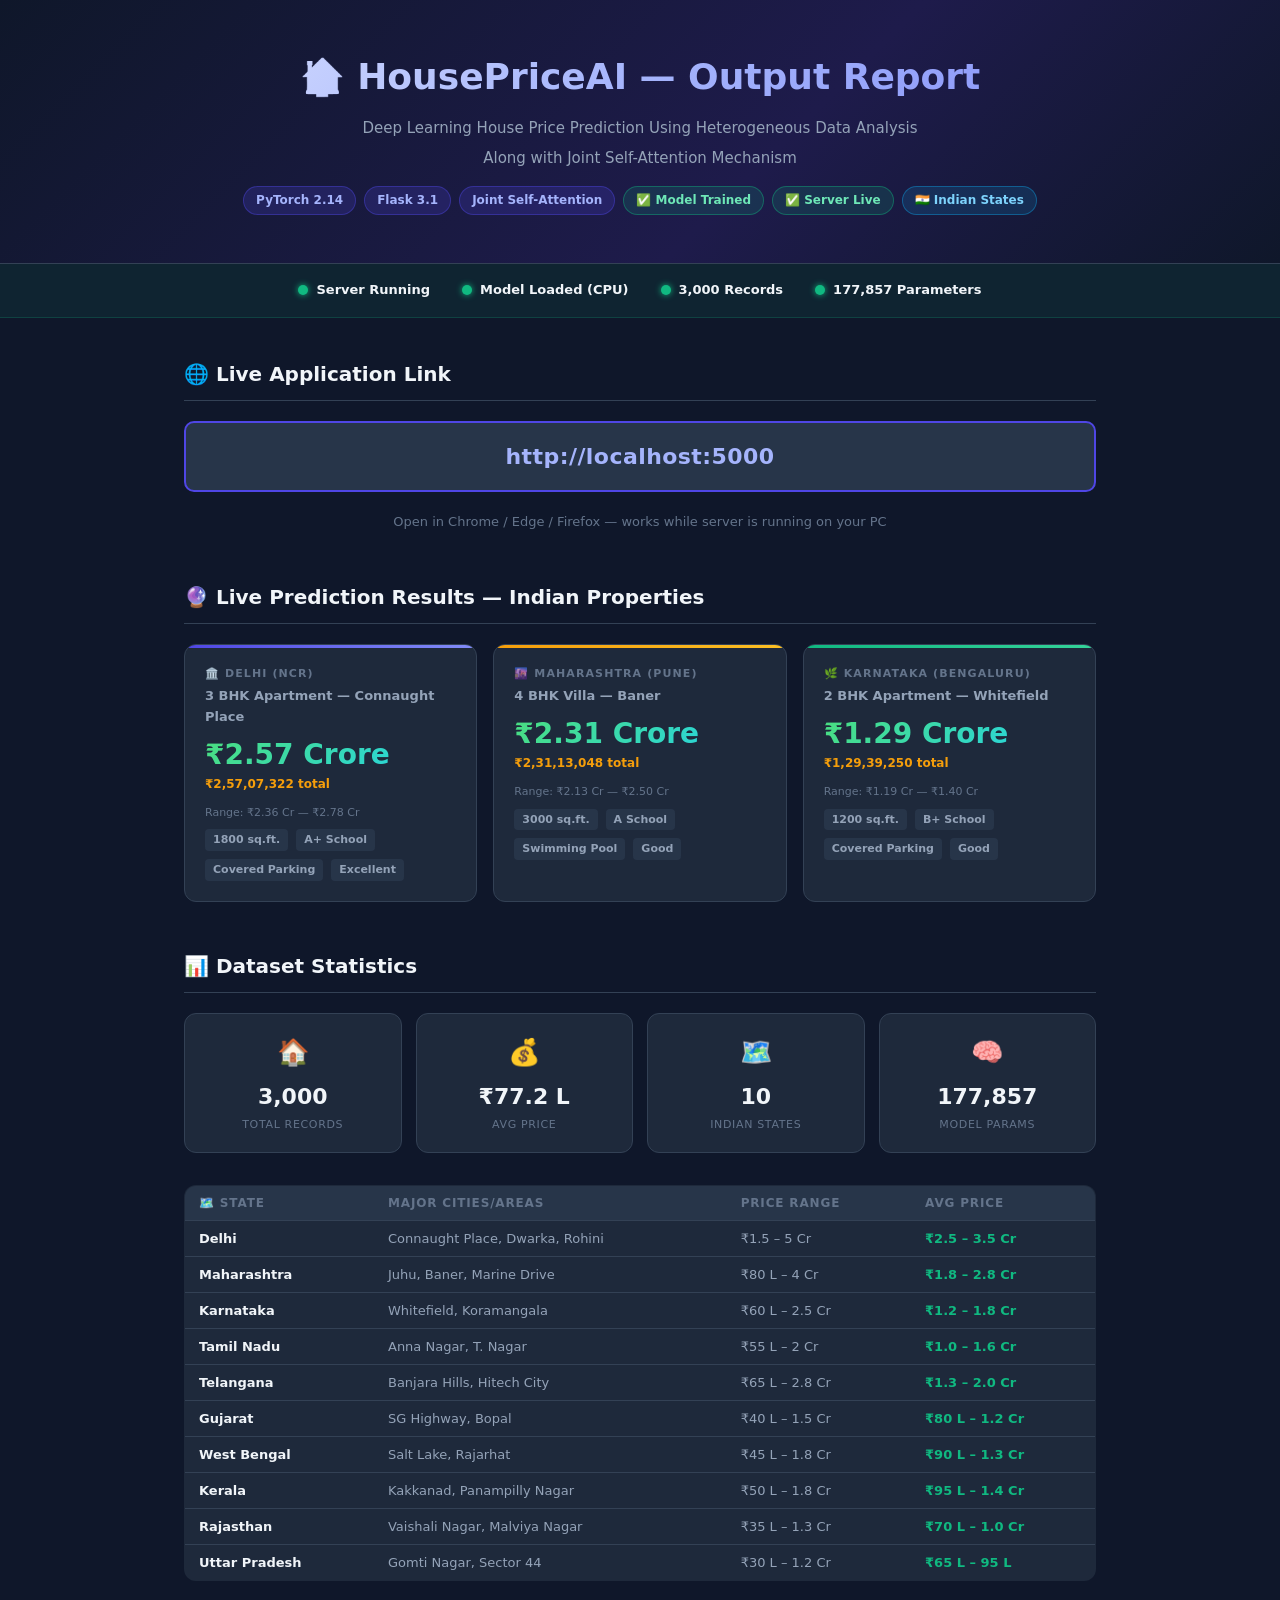
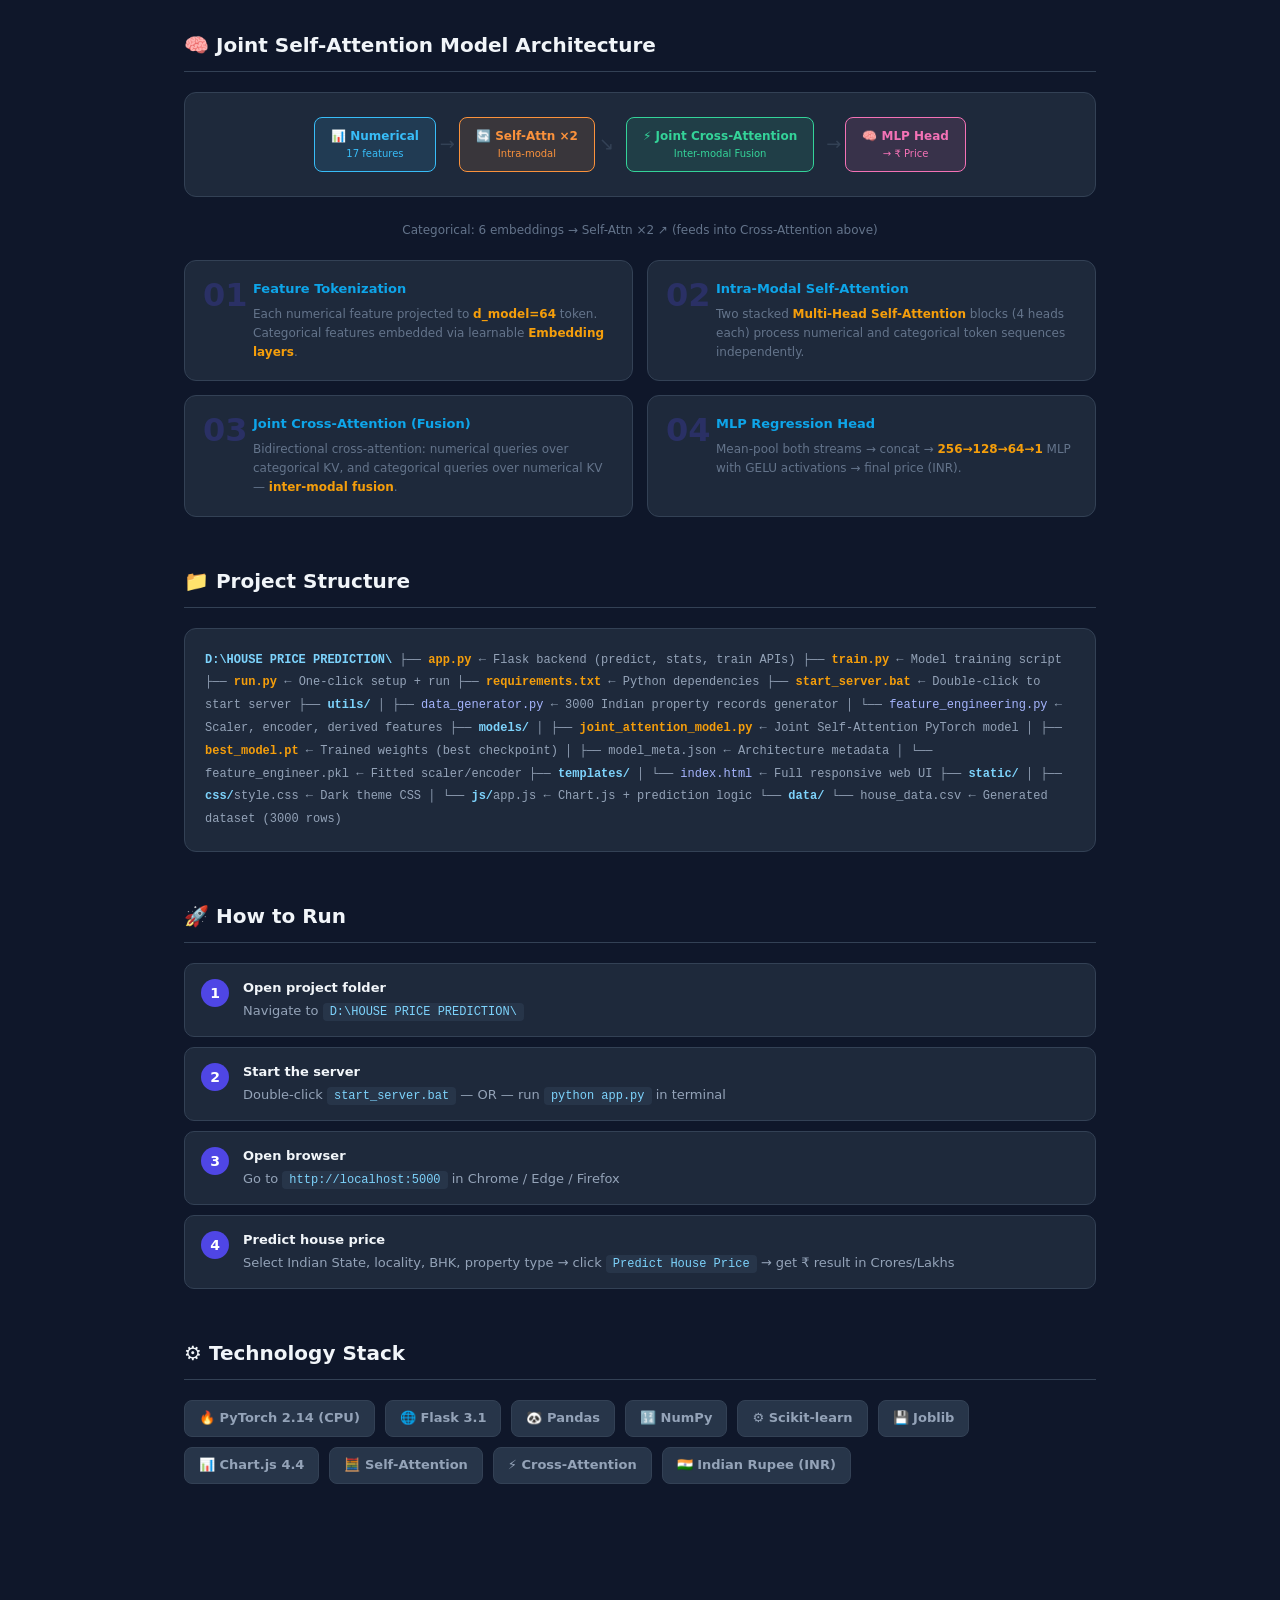
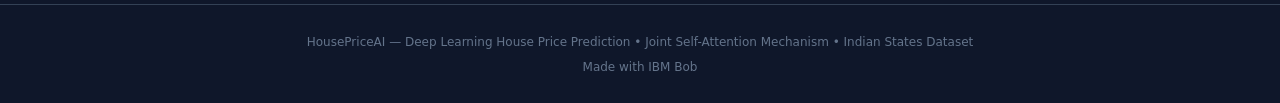
<file: housepriceai-project-output-report.html>
<html lang="en">
<head>
<meta charset="UTF-8" />
<meta name="viewport" content="width=device-width,initial-scale=1.0" />
<title>HousePriceAI — Output Report</title>
<style>
*,*::before,*::after{box-sizing:border-box;margin:0;padding:0}
:root{
  --bg:#0f172a;--bg2:#1e293b;--bg3:#273549;--card:#1e293b;
  --border:#334155;--text:#f1f5f9;--muted:#94a3b8;--faint:#64748b;
  --primary:#4f46e5;--secondary:#0ea5e9;--success:#10b981;
  --accent:#f59e0b;--danger:#ef4444;--purple:#a78bfa;
  --radius:12px;
}
body{font-family:'Segoe UI',system-ui,sans-serif;background:var(--bg);color:var(--text);font-size:14px;line-height:1.6}
a{color:var(--secondary);text-decoration:none}
/* ── HEADER ── */
.header{background:linear-gradient(135deg,#0f172a 0%,#1e1b4b 60%,#0f172a 100%);padding:48px 32px;text-align:center;border-bottom:1px solid var(--border)}
.header h1{font-size:36px;font-weight:800;background:linear-gradient(135deg,#e0e7ff,#a5b4fc,#818cf8);-webkit-background-clip:text;-webkit-text-fill-color:transparent;margin-bottom:10px}
.header p{color:var(--muted);font-size:15px;margin-bottom:6px}
.badge-row{display:flex;flex-wrap:wrap;justify-content:center;gap:8px;margin-top:16px}
.badge{padding:4px 12px;border-radius:20px;font-size:12px;font-weight:700;background:rgba(79,70,229,0.2);border:1px solid rgba(79,70,229,0.4);color:#a5b4fc}
.badge.green{background:rgba(16,185,129,0.15);border-color:rgba(16,185,129,0.4);color:#6ee7b7}
.badge.blue{background:rgba(14,165,233,0.15);border-color:rgba(14,165,233,0.4);color:#7dd3fc}
/* ── STATUS ── */
.status-bar{display:flex;justify-content:center;gap:32px;padding:16px 32px;background:rgba(16,185,129,0.08);border-bottom:1px solid rgba(16,185,129,0.2)}
.status-item{display:flex;align-items:center;gap:8px;font-size:13px;font-weight:600}
.dot{width:10px;height:10px;border-radius:50%;background:var(--success);box-shadow:0 0 6px var(--success)}
/* ── CONTAINER ── */
.container{max-width:960px;margin:0 auto;padding:40px 24px}
/* ── SECTION ── */
.section{margin-bottom:48px}
.section-title{font-size:20px;font-weight:700;margin-bottom:20px;display:flex;align-items:center;gap:10px;padding-bottom:10px;border-bottom:1px solid var(--border)}
/* ── PREDICTION CARDS ── */
.pred-grid{display:grid;grid-template-columns:repeat(3,1fr);gap:16px}
@media(max-width:700px){.pred-grid{grid-template-columns:1fr}}
.pred-card{background:var(--card);border:1px solid var(--border);border-radius:var(--radius);padding:20px;position:relative;overflow:hidden}
.pred-card::before{content:'';position:absolute;top:0;left:0;right:0;height:3px}
.pred-card.delhi::before{background:linear-gradient(90deg,#4f46e5,#818cf8)}
.pred-card.maha::before{background:linear-gradient(90deg,#f59e0b,#fbbf24)}
.pred-card.karn::before{background:linear-gradient(90deg,#10b981,#34d399)}
.pred-state{font-size:11px;font-weight:700;text-transform:uppercase;letter-spacing:0.1em;color:var(--faint);margin-bottom:4px}
.pred-label{font-size:13px;font-weight:600;color:var(--muted);margin-bottom:12px}
.pred-price{font-size:28px;font-weight:800;background:linear-gradient(135deg,#4ade80,#22d3ee);-webkit-background-clip:text;-webkit-text-fill-color:transparent;line-height:1.1;margin-bottom:4px}
.pred-sub{font-size:12px;color:var(--accent);font-weight:600;margin-bottom:10px}
.pred-range{font-size:11px;color:var(--faint);margin-bottom:8px}
.pred-meta{display:flex;gap:8px;flex-wrap:wrap}
.pred-tag{font-size:11px;padding:2px 8px;border-radius:4px;background:var(--bg3);color:var(--muted);font-weight:600}
/* ── STATS ── */
.stats-row{display:grid;grid-template-columns:repeat(4,1fr);gap:14px;margin-bottom:32px}
@media(max-width:600px){.stats-row{grid-template-columns:repeat(2,1fr)}}
.stat-box{background:var(--card);border:1px solid var(--border);border-radius:var(--radius);padding:18px;text-align:center}
.stat-icon{font-size:26px;margin-bottom:6px}
.stat-val{font-size:22px;font-weight:800;color:var(--text);margin-bottom:2px}
.stat-lbl{font-size:11px;color:var(--faint);text-transform:uppercase;letter-spacing:0.06em}
/* ── ARCH CARDS ── */
.arch-grid{display:grid;grid-template-columns:repeat(2,1fr);gap:14px}
@media(max-width:600px){.arch-grid{grid-template-columns:1fr}}
.arch-card{background:var(--card);border:1px solid var(--border);border-radius:var(--radius);padding:18px;display:flex;gap:14px;align-items:flex-start}
.arch-num{font-size:32px;font-weight:900;color:rgba(79,70,229,0.25);line-height:1;flex-shrink:0;width:36px}
.arch-body h4{font-size:13px;font-weight:700;color:var(--secondary);margin-bottom:5px}
.arch-body p{font-size:12px;color:var(--faint);line-height:1.6}
.arch-body em{color:var(--accent);font-style:normal;font-weight:700}
/* ── FLOW DIAGRAM ── */
.flow{display:flex;align-items:center;justify-content:center;gap:0;flex-wrap:wrap;padding:24px;background:var(--card);border:1px solid var(--border);border-radius:var(--radius);margin-bottom:24px}
.flow-box{padding:10px 16px;border-radius:8px;font-size:12px;font-weight:700;text-align:center;line-height:1.4}
.flow-box small{display:block;font-weight:400;font-size:10px;margin-top:2px}
.flow-arrow{font-size:18px;color:var(--border);padding:0 4px}
.fnum{background:rgba(56,189,248,0.12);border:1px solid #38bdf8;color:#38bdf8}
.fcat{background:rgba(167,139,250,0.12);border:1px solid #a78bfa;color:#a78bfa}
.fattn{background:rgba(251,146,60,0.12);border:1px solid #fb923c;color:#fb923c}
.fcross{background:rgba(52,211,153,0.12);border:1px solid #34d399;color:#34d399}
.fhead{background:rgba(244,114,182,0.12);border:1px solid #f472b6;color:#f472b6}
/* ── STATE TABLE ── */
table{width:100%;border-collapse:collapse;background:var(--card);border:1px solid var(--border);border-radius:var(--radius);overflow:hidden}
th{background:var(--bg3);padding:10px 14px;text-align:left;font-size:12px;text-transform:uppercase;letter-spacing:0.07em;color:var(--faint);font-weight:700}
td{padding:10px 14px;border-top:1px solid var(--border);font-size:13px;color:var(--muted)}
tr:hover td{background:rgba(255,255,255,0.02)}
td.price{color:var(--success);font-weight:700}
td.state{color:var(--text);font-weight:600}
/* ── FILES ── */
.file-tree{background:var(--card);border:1px solid var(--border);border-radius:var(--radius);padding:20px;font-family:'Consolas','Courier New',monospace;font-size:12px;color:var(--muted);line-height:1.9}
.file-tree .dir{color:#7dd3fc;font-weight:700}
.file-tree .py{color:#a5b4fc}
.file-tree .other{color:#94a3b8}
.file-tree .highlight{color:var(--accent);font-weight:700}
/* ── HOW TO RUN ── */
.steps{display:flex;flex-direction:column;gap:10px}
.step{display:flex;gap:14px;align-items:flex-start;background:var(--card);border:1px solid var(--border);border-radius:10px;padding:14px 16px}
.step-num{width:28px;height:28px;border-radius:50%;background:var(--primary);color:#fff;font-weight:800;font-size:14px;display:flex;align-items:center;justify-content:center;flex-shrink:0;margin-top:1px}
.step-body{font-size:13px;color:var(--muted)}
.step-body strong{color:var(--text);display:block;margin-bottom:2px}
code{background:var(--bg3);padding:2px 7px;border-radius:4px;font-family:'Consolas',monospace;font-size:12px;color:#7dd3fc}
.url-box{background:var(--bg3);border:2px solid var(--primary);border-radius:10px;padding:16px 24px;text-align:center;font-size:22px;font-weight:800;color:#a5b4fc;letter-spacing:0.02em;margin:20px 0}
/* ── TECH STACK ── */
.tech-row{display:flex;flex-wrap:wrap;gap:10px}
.tech{display:flex;align-items:center;gap:6px;background:var(--bg3);border:1px solid var(--border);border-radius:8px;padding:7px 14px;font-size:13px;font-weight:600;color:var(--muted)}
/* ── FOOTER ── */
.footer{border-top:1px solid var(--border);padding:28px;text-align:center;color:var(--faint);font-size:12px;margin-top:32px}
</style>
</head>
<body>


<div class="header">
  <h1>🏠 HousePriceAI — Output Report</h1>
  <p>Deep Learning House Price Prediction Using Heterogeneous Data Analysis</p>
  <p>Along with Joint Self-Attention Mechanism</p>
  <div class="badge-row">
    <span class="badge">PyTorch 2.14</span>
    <span class="badge">Flask 3.1</span>
    <span class="badge">Joint Self-Attention</span>
    <span class="badge green">✅ Model Trained</span>
    <span class="badge green">✅ Server Live</span>
    <span class="badge blue">🇮🇳 Indian States</span>
  </div>
</div>


<div class="status-bar">
  <div class="status-item"><span class="dot"></span> Server Running</div>
  <div class="status-item"><span class="dot"></span> Model Loaded (CPU)</div>
  <div class="status-item"><span class="dot"></span> 3,000 Records</div>
  <div class="status-item"><span class="dot"></span> 177,857 Parameters</div>
</div>

<div class="container">

  
  <div class="section">
    <div class="section-title">🌐 Live Application Link</div>
    <div class="url-box">http://localhost:5000</div>
    <p style="text-align:center;color:var(--faint);font-size:13px">Open in Chrome / Edge / Firefox — works while server is running on your PC</p>
  </div>

  
  <div class="section">
    <div class="section-title">🔮 Live Prediction Results — Indian Properties</div>
    <div class="pred-grid">
      <div class="pred-card delhi">
        <div class="pred-state">🏛️ Delhi (NCR)</div>
        <div class="pred-label">3 BHK Apartment — Connaught Place</div>
        <div class="pred-price">₹2.57 Crore</div>
        <div class="pred-sub">₹2,57,07,322 total</div>
        <div class="pred-range">Range: ₹2.36 Cr — ₹2.78 Cr</div>
        <div class="pred-meta">
          <span class="pred-tag">1800 sq.ft.</span>
          <span class="pred-tag">A+ School</span>
          <span class="pred-tag">Covered Parking</span>
          <span class="pred-tag">Excellent</span>
        </div>
      </div>
      <div class="pred-card maha">
        <div class="pred-state">🌆 Maharashtra (Pune)</div>
        <div class="pred-label">4 BHK Villa — Baner</div>
        <div class="pred-price">₹2.31 Crore</div>
        <div class="pred-sub">₹2,31,13,048 total</div>
        <div class="pred-range">Range: ₹2.13 Cr — ₹2.50 Cr</div>
        <div class="pred-meta">
          <span class="pred-tag">3000 sq.ft.</span>
          <span class="pred-tag">A School</span>
          <span class="pred-tag">Swimming Pool</span>
          <span class="pred-tag">Good</span>
        </div>
      </div>
      <div class="pred-card karn">
        <div class="pred-state">🌿 Karnataka (Bengaluru)</div>
        <div class="pred-label">2 BHK Apartment — Whitefield</div>
        <div class="pred-price">₹1.29 Crore</div>
        <div class="pred-sub">₹1,29,39,250 total</div>
        <div class="pred-range">Range: ₹1.19 Cr — ₹1.40 Cr</div>
        <div class="pred-meta">
          <span class="pred-tag">1200 sq.ft.</span>
          <span class="pred-tag">B+ School</span>
          <span class="pred-tag">Covered Parking</span>
          <span class="pred-tag">Good</span>
        </div>
      </div>
    </div>
  </div>

  
  <div class="section">
    <div class="section-title">📊 Dataset Statistics</div>
    <div class="stats-row">
      <div class="stat-box"><div class="stat-icon">🏠</div><div class="stat-val">3,000</div><div class="stat-lbl">Total Records</div></div>
      <div class="stat-box"><div class="stat-icon">💰</div><div class="stat-val">₹77.2 L</div><div class="stat-lbl">Avg Price</div></div>
      <div class="stat-box"><div class="stat-icon">🗺️</div><div class="stat-val">10</div><div class="stat-lbl">Indian States</div></div>
      <div class="stat-box"><div class="stat-icon">🧠</div><div class="stat-val">177,857</div><div class="stat-lbl">Model Params</div></div>
    </div>

    
    <table>
      <thead>
        <tr><th>🗺️ State</th><th>Major Cities/Areas</th><th>Price Range</th><th>Avg Price</th></tr>
      </thead>
      <tbody>
        <tr><td class="state">Delhi</td><td>Connaught Place, Dwarka, Rohini</td><td>₹1.5 – 5 Cr</td><td class="price">₹2.5 – 3.5 Cr</td></tr>
        <tr><td class="state">Maharashtra</td><td>Juhu, Baner, Marine Drive</td><td>₹80 L – 4 Cr</td><td class="price">₹1.8 – 2.8 Cr</td></tr>
        <tr><td class="state">Karnataka</td><td>Whitefield, Koramangala</td><td>₹60 L – 2.5 Cr</td><td class="price">₹1.2 – 1.8 Cr</td></tr>
        <tr><td class="state">Tamil Nadu</td><td>Anna Nagar, T. Nagar</td><td>₹55 L – 2 Cr</td><td class="price">₹1.0 – 1.6 Cr</td></tr>
        <tr><td class="state">Telangana</td><td>Banjara Hills, Hitech City</td><td>₹65 L – 2.8 Cr</td><td class="price">₹1.3 – 2.0 Cr</td></tr>
        <tr><td class="state">Gujarat</td><td>SG Highway, Bopal</td><td>₹40 L – 1.5 Cr</td><td class="price">₹80 L – 1.2 Cr</td></tr>
        <tr><td class="state">West Bengal</td><td>Salt Lake, Rajarhat</td><td>₹45 L – 1.8 Cr</td><td class="price">₹90 L – 1.3 Cr</td></tr>
        <tr><td class="state">Kerala</td><td>Kakkanad, Panampilly Nagar</td><td>₹50 L – 1.8 Cr</td><td class="price">₹95 L – 1.4 Cr</td></tr>
        <tr><td class="state">Rajasthan</td><td>Vaishali Nagar, Malviya Nagar</td><td>₹35 L – 1.3 Cr</td><td class="price">₹70 L – 1.0 Cr</td></tr>
        <tr><td class="state">Uttar Pradesh</td><td>Gomti Nagar, Sector 44</td><td>₹30 L – 1.2 Cr</td><td class="price">₹65 L – 95 L</td></tr>
      </tbody>
    </table>
  </div>

  
  <div class="section">
    <div class="section-title">🧠 Joint Self-Attention Model Architecture</div>

    <div class="flow">
      <div class="flow-box fnum">📊 Numerical<br /><small>17 features</small></div>
      <div class="flow-arrow">→</div>
      <div class="flow-box fattn">🔄 Self-Attn ×2<br /><small>Intra-modal</small></div>
      <div class="flow-arrow">↘</div>
      <div class="flow-box fcross" style="margin:0 8px">⚡ Joint Cross-Attention<br /><small>Inter-modal Fusion</small></div>
      <div class="flow-arrow">→</div>
      <div class="flow-box fhead">🧠 MLP Head<br /><small>→ ₹ Price</small></div>
      <div style="position:absolute"></div>
    </div>
    <div style="text-align:center;color:var(--faint);font-size:12px;margin-bottom:20px">
      Categorical: 6 embeddings → Self-Attn ×2 ↗ (feeds into Cross-Attention above)
    </div>

    <div class="arch-grid">
      <div class="arch-card">
        <div class="arch-num">01</div>
        <div class="arch-body">
          <h4>Feature Tokenization</h4>
          <p>Each numerical feature projected to <em>d_model=64</em> token. Categorical features embedded via learnable <em>Embedding layers</em>.</p>
        </div>
      </div>
      <div class="arch-card">
        <div class="arch-num">02</div>
        <div class="arch-body">
          <h4>Intra-Modal Self-Attention</h4>
          <p>Two stacked <em>Multi-Head Self-Attention</em> blocks (4 heads each) process numerical and categorical token sequences independently.</p>
        </div>
      </div>
      <div class="arch-card">
        <div class="arch-num">03</div>
        <div class="arch-body">
          <h4>Joint Cross-Attention (Fusion)</h4>
          <p>Bidirectional cross-attention: numerical queries over categorical KV, and categorical queries over numerical KV — <em>inter-modal fusion</em>.</p>
        </div>
      </div>
      <div class="arch-card">
        <div class="arch-num">04</div>
        <div class="arch-body">
          <h4>MLP Regression Head</h4>
          <p>Mean-pool both streams → concat → <em>256→128→64→1</em> MLP with GELU activations → final price (INR).</p>
        </div>
      </div>
    </div>
  </div>

  
  <div class="section">
    <div class="section-title">📁 Project Structure</div>
    <div class="file-tree">
<span class="dir">D:\HOUSE PRICE PREDICTION\</span>
├── <span class="highlight py">app.py</span>                        ← Flask backend (predict, stats, train APIs)
├── <span class="highlight py">train.py</span>                      ← Model training script
├── <span class="highlight py">run.py</span>                        ← One-click setup + run
├── <span class="highlight other">requirements.txt</span>              ← Python dependencies
├── <span class="highlight other">start_server.bat</span>             ← Double-click to start server
├── <span class="dir">utils/</span>
│   ├── <span class="py">data_generator.py</span>          ← 3000 Indian property records generator
│   └── <span class="py">feature_engineering.py</span>     ← Scaler, encoder, derived features
├── <span class="dir">models/</span>
│   ├── <span class="highlight py">joint_attention_model.py</span>  ← Joint Self-Attention PyTorch model
│   ├── <span class="highlight other">best_model.pt</span>              ← Trained weights (best checkpoint)
│   ├── <span class="other">model_meta.json</span>             ← Architecture metadata
│   └── <span class="other">feature_engineer.pkl</span>        ← Fitted scaler/encoder
├── <span class="dir">templates/</span>
│   └── <span class="py">index.html</span>                  ← Full responsive web UI
├── <span class="dir">static/</span>
│   ├── <span class="dir">css/</span><span class="other">style.css</span>               ← Dark theme CSS
│   └── <span class="dir">js/</span><span class="other">app.js</span>                 ← Chart.js + prediction logic
└── <span class="dir">data/</span>
    └── <span class="other">house_data.csv</span>              ← Generated dataset (3000 rows)
    </div>
  </div>

  
  <div class="section">
    <div class="section-title">🚀 How to Run</div>
    <div class="steps">
      <div class="step">
        <div class="step-num">1</div>
        <div class="step-body">
          <strong>Open project folder</strong>
          Navigate to <code>D:\HOUSE PRICE PREDICTION\</code>
        </div>
      </div>
      <div class="step">
        <div class="step-num">2</div>
        <div class="step-body">
          <strong>Start the server</strong>
          Double-click <code>start_server.bat</code> — OR — run <code>python app.py</code> in terminal
        </div>
      </div>
      <div class="step">
        <div class="step-num">3</div>
        <div class="step-body">
          <strong>Open browser</strong>
          Go to <code>http://localhost:5000</code> in Chrome / Edge / Firefox
        </div>
      </div>
      <div class="step">
        <div class="step-num">4</div>
        <div class="step-body">
          <strong>Predict house price</strong>
          Select Indian State, locality, BHK, property type → click <code>Predict House Price</code> → get ₹ result in Crores/Lakhs
        </div>
      </div>
    </div>
  </div>

  
  <div class="section">
    <div class="section-title">⚙️ Technology Stack</div>
    <div class="tech-row">
      <div class="tech">🔥 PyTorch 2.14 (CPU)</div>
      <div class="tech">🌐 Flask 3.1</div>
      <div class="tech">🐼 Pandas</div>
      <div class="tech">🔢 NumPy</div>
      <div class="tech">⚙️ Scikit-learn</div>
      <div class="tech">💾 Joblib</div>
      <div class="tech">📊 Chart.js 4.4</div>
      <div class="tech">🧮 Self-Attention</div>
      <div class="tech">⚡ Cross-Attention</div>
      <div class="tech">🇮🇳 Indian Rupee (INR)</div>
    </div>
  </div>

</div>

<div class="footer">
  <p>HousePriceAI — Deep Learning House Price Prediction • Joint Self-Attention Mechanism • Indian States Dataset</p>
  <p style="margin-top:6px">Made with IBM Bob</p>
</div>

</body>
</html>
</file>
